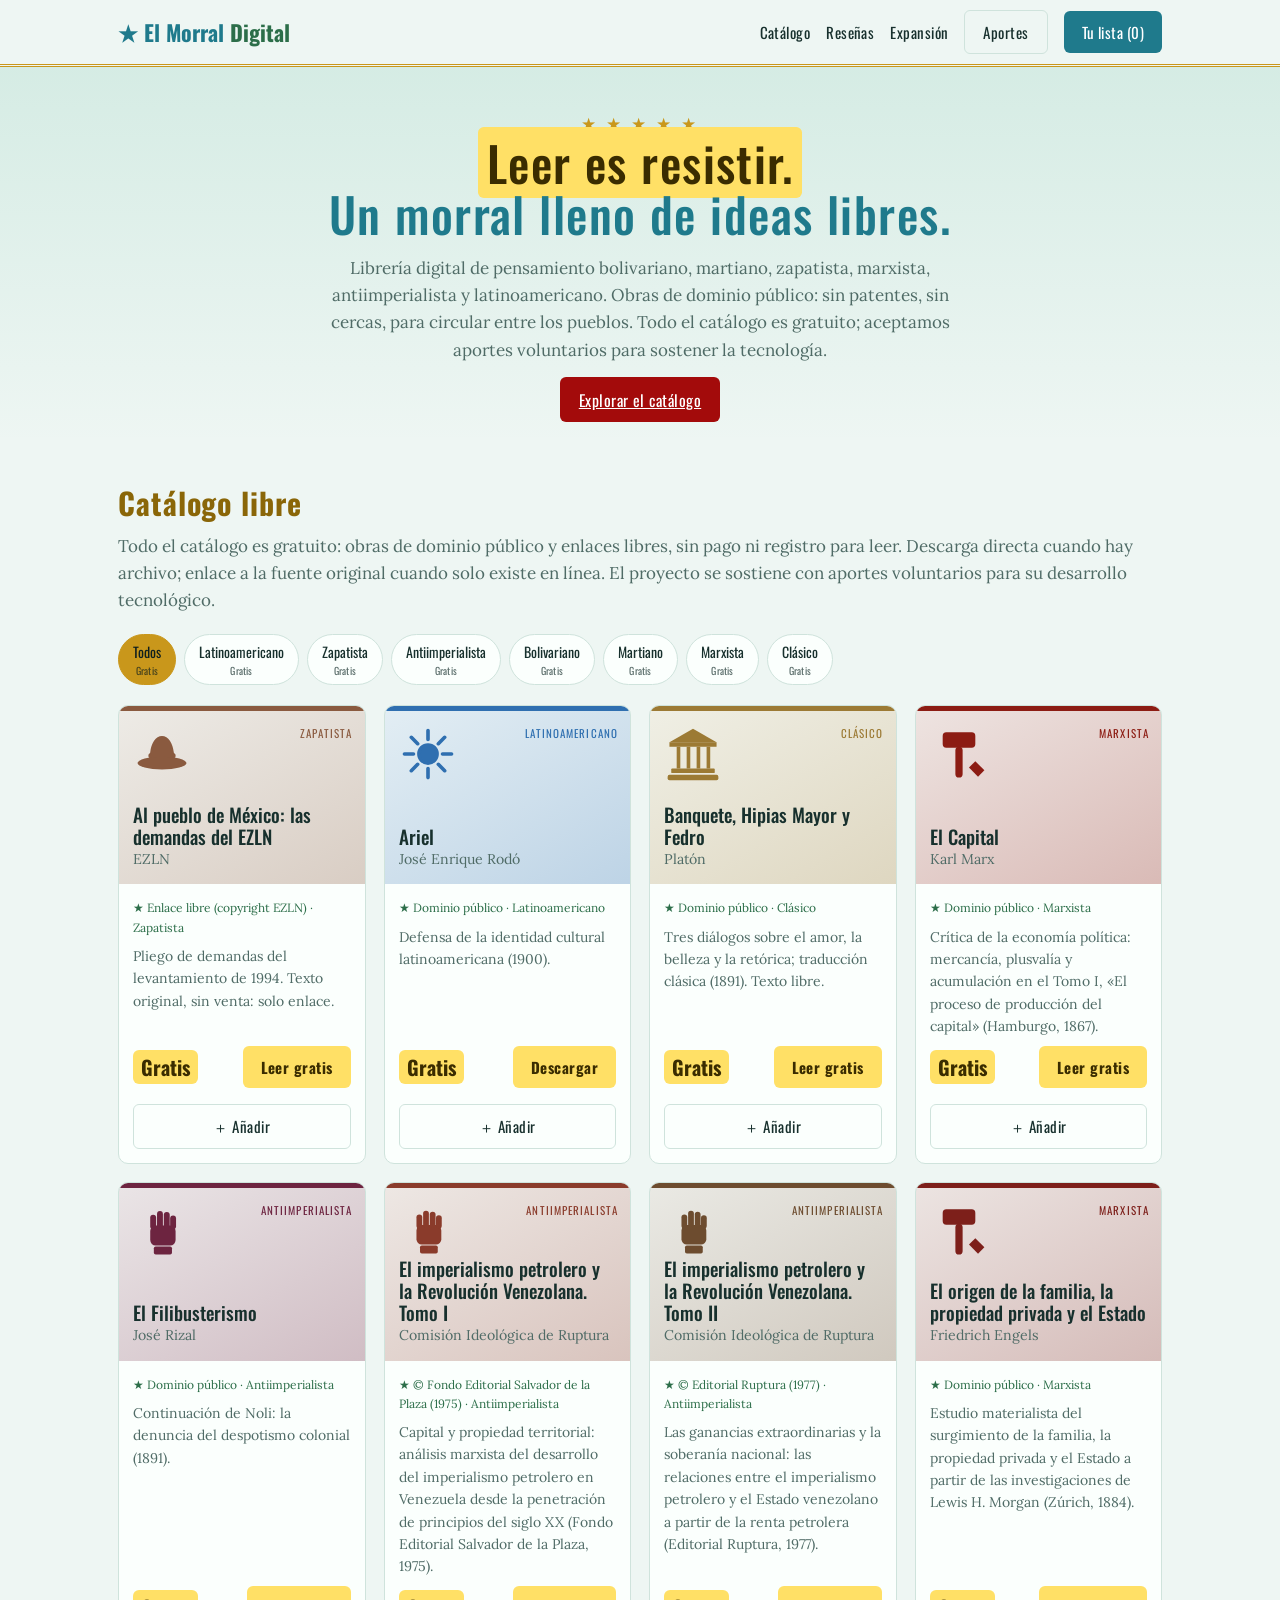
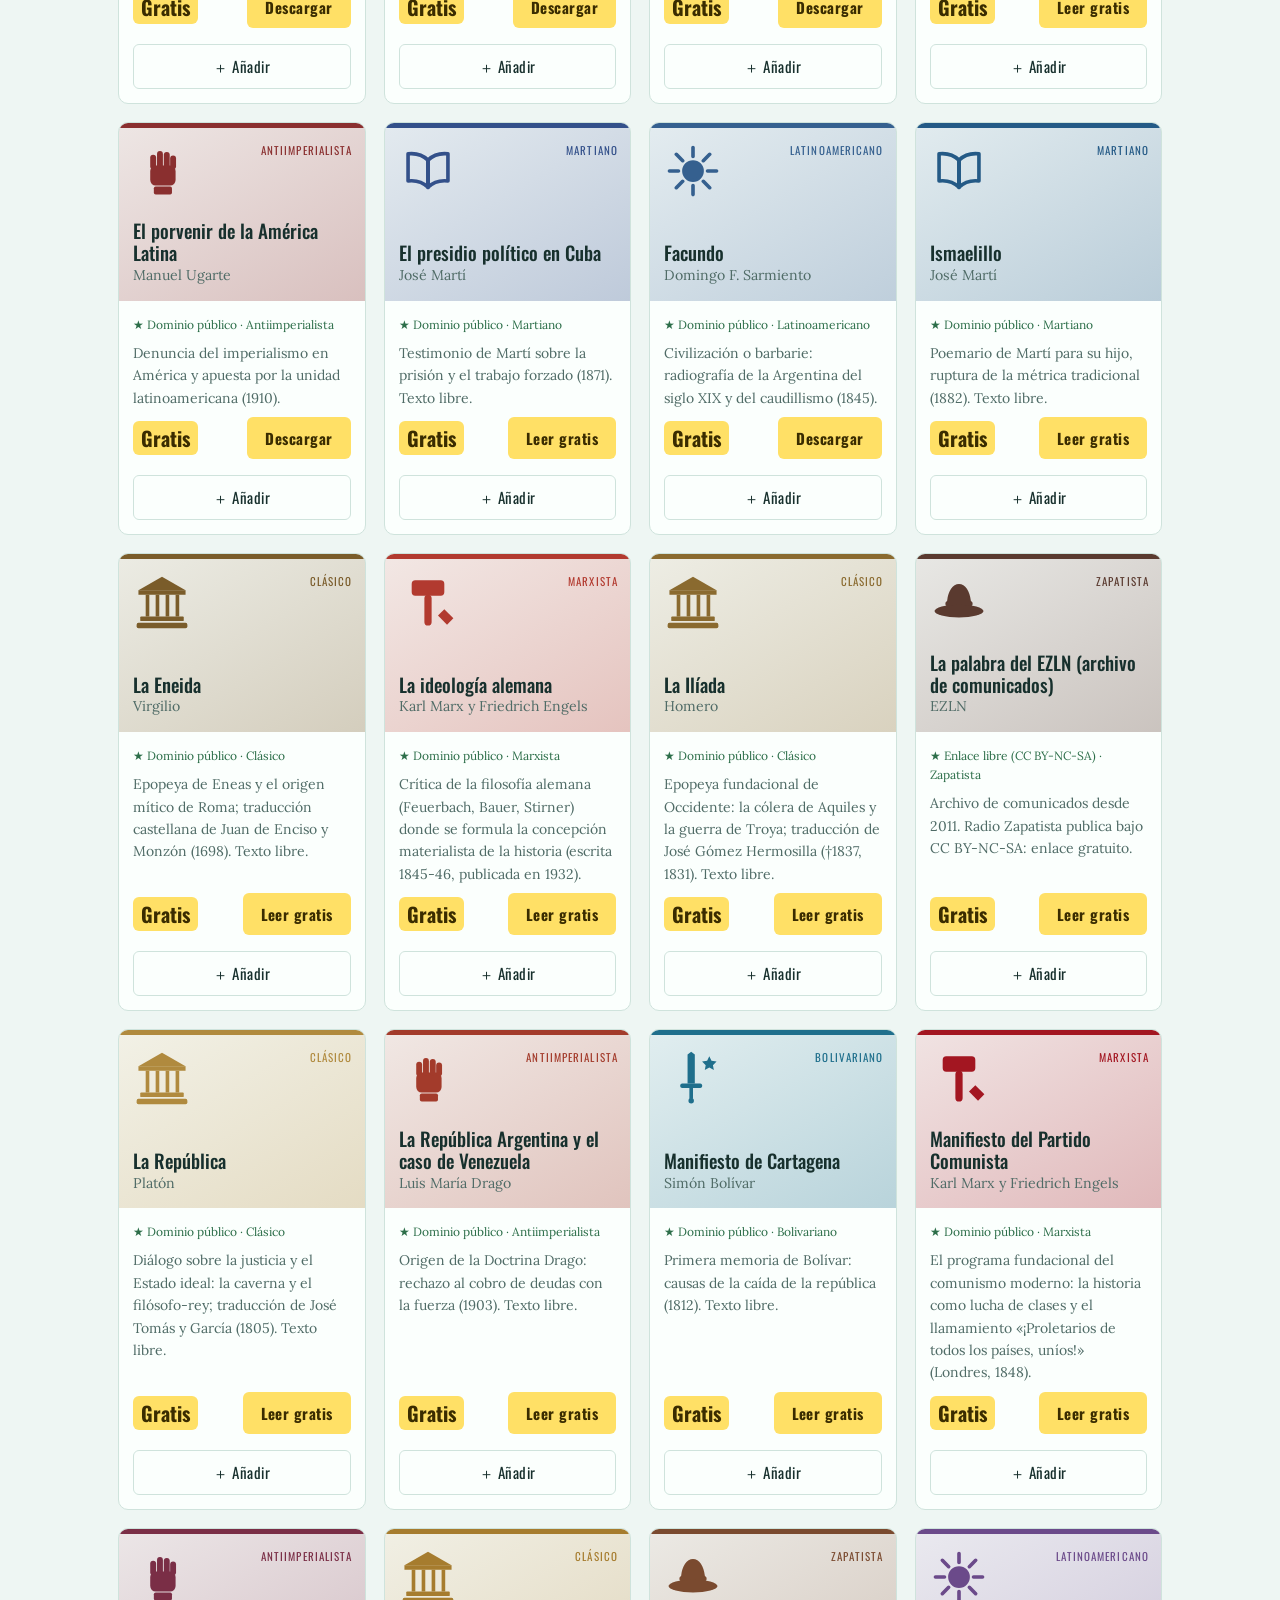
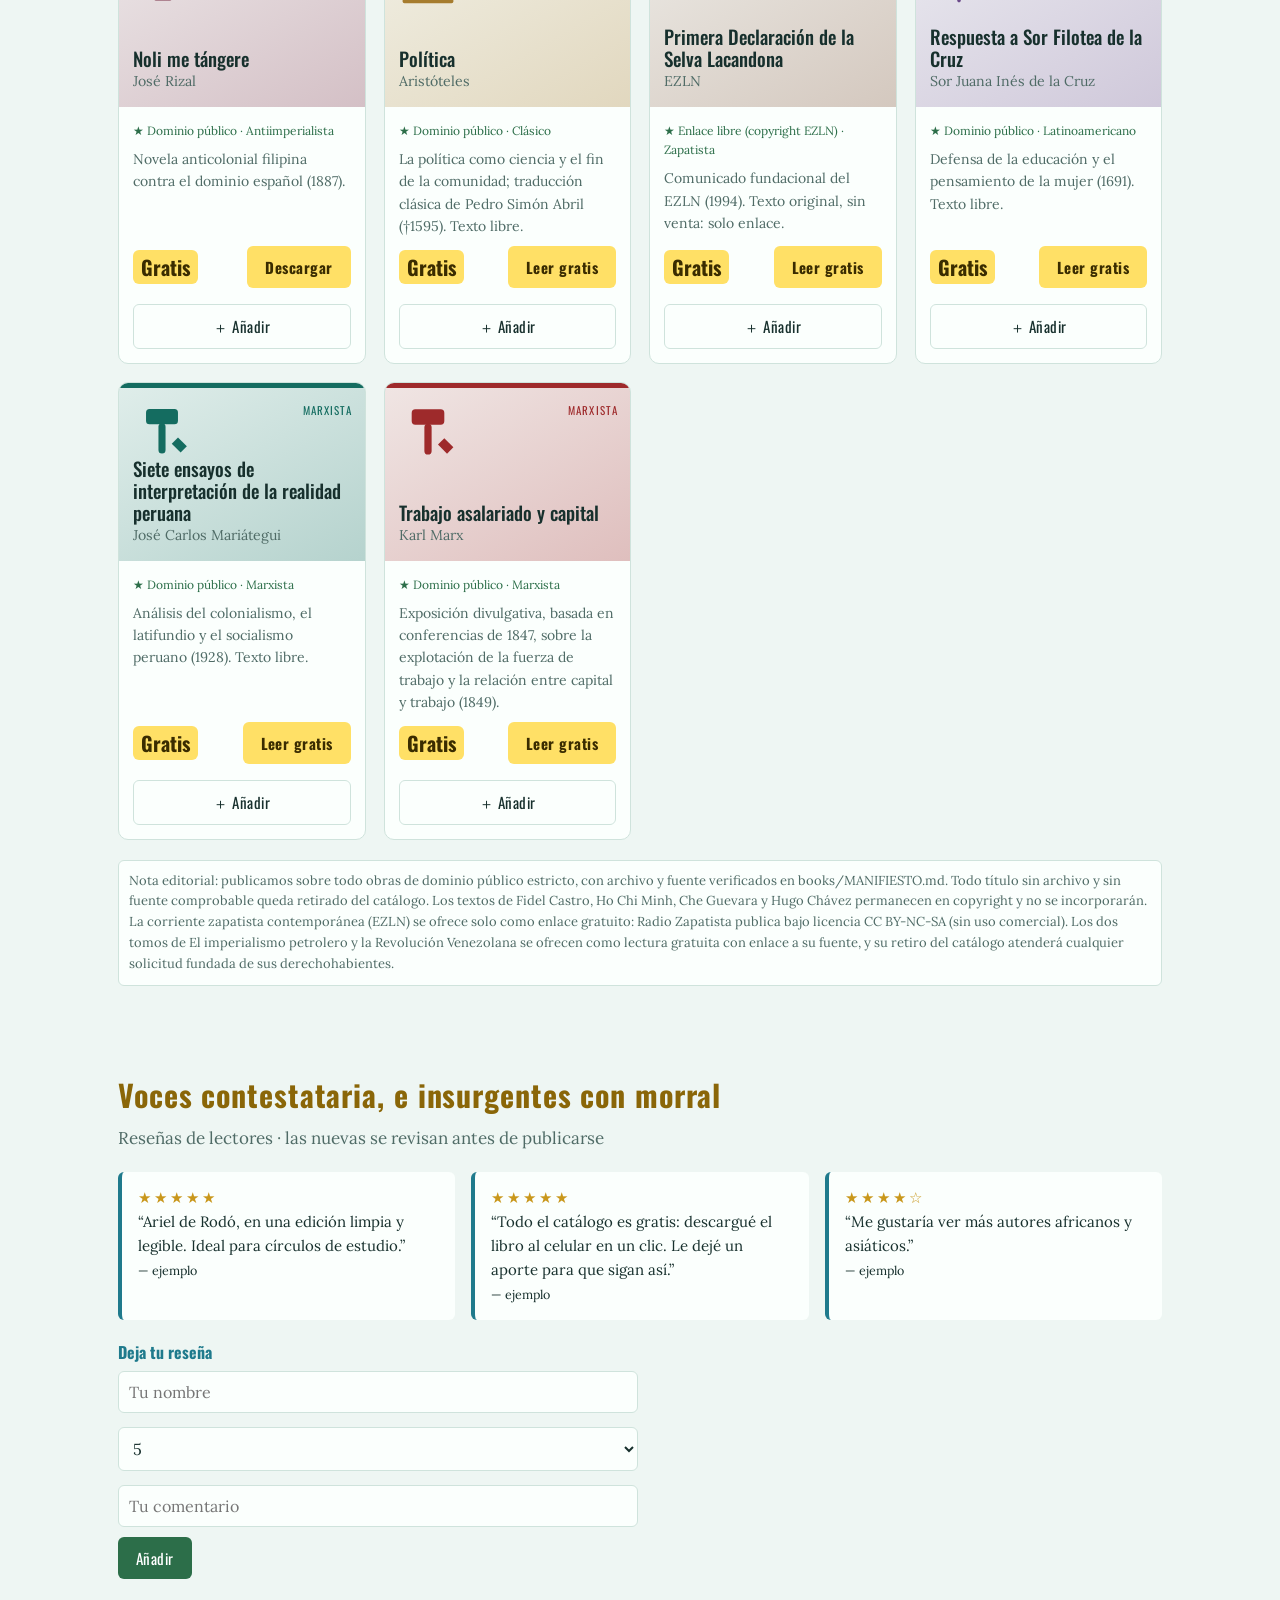
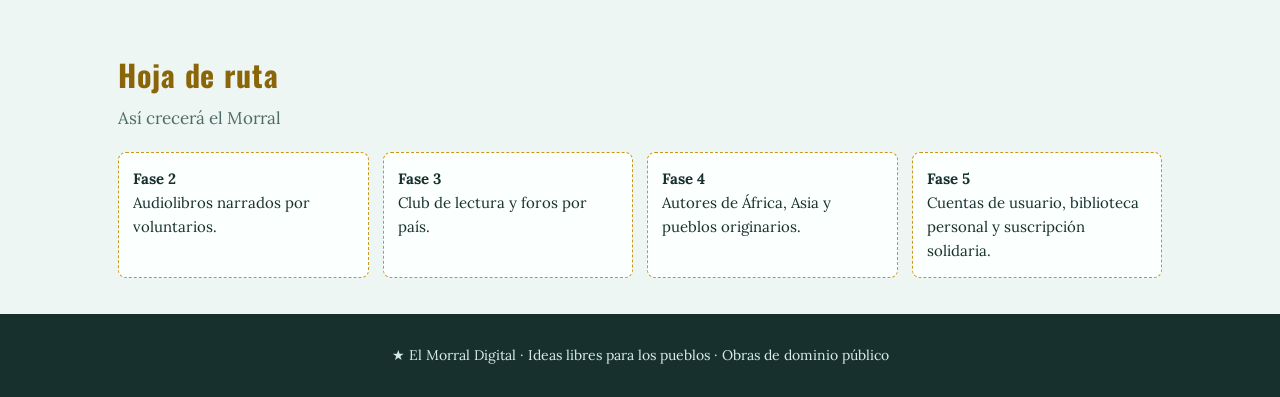
<file: index.html>
<!DOCTYPE html>
<html lang="es"><head><meta charset="utf-8">
<meta name="viewport" content="width=device-width, initial-scale=1, viewport-fit=cover">
<meta name="referrer" content="no-referrer">
<title>El Morral Digital — Libros libres para los pueblos</title>
<link rel="preconnect" href="https://fonts.googleapis.com">
<link rel="preconnect" href="https://fonts.gstatic.com" crossorigin>
<link href="https://fonts.googleapis.com/css2?family=Lora:wght@400;600&family=Oswald:wght@500;700&display=swap" rel="stylesheet" referrerpolicy="no-referrer">
<link rel="stylesheet" href="assets/css/styles.css?v=43"></head><body>
<header><div class="wrap"><a class="logo" href="#" id="brand">★ El Morral <span>Digital</span></a>
<nav><a id="nav-catalogo" href="#catalogo">Catálogo</a><a id="nav-resenas" href="#resenas">Reseñas</a><a id="nav-expansion" href="#expansion">Expansión</a>
<button class="btn ghost" onclick="openAportes()">Aportes</button>
<button class="btn" onclick="openCart()">Tu lista (<span id="cnt">0</span>)</button></nav></div></header>

<div class="hero"><div class="wrap">
<div class="stars">★ ★ ★ ★ ★</div>
<h1 id="hero-title">Leer es resistir.<br>Un morral lleno de ideas libres.</h1>
<p id="hero-intro">Librería digital de pensamiento bolivariano, martiano, zapatista, marxista, antiimperialista y latinoamericano. Obras de dominio público: sin patentes, sin cercas, para circular entre los pueblos.</p>
<a class="btn hero-cta" href="#catalogo">Explorar el catálogo</a></div></div>

<section id="catalogo"><div class="wrap">
<h2 id="cat-title">Catálogo libre</h2><p class="sub" id="cat-sub">Todo el catálogo es gratuito: obras de dominio público y enlaces libres, sin pago ni registro para leer. Descarga directa cuando hay archivo; enlace a la fuente original cuando solo existe en línea.</p>
<div class="filters" id="filters"></div><div class="grid" id="grid"></div>
<p class="note" id="cat-note" style="margin-top:20px">Nota editorial: solo publicamos obras de dominio público estricto, con archivo y fuente verificados en <b>books/MANIFIESTO.md</b>. Todo título sin archivo y sin fuente comprobable queda retirado del catálogo. Los textos de Fidel Castro, Ho Chi Minh, Che Guevara y Hugo Chávez permanecen en copyright y no se incorporarán. La corriente zapatista contemporánea (EZLN) se ofrece solo como enlace gratuito: Radio Zapatista publica bajo licencia CC BY-NC-SA (sin uso comercial).</p>
</div></section>

<section id="resenas"><div class="wrap"><h2 id="rev-title">Voces contestataria, e insurgentes con morral</h2><p class="sub" id="rev-sub">Reseñas de lectores · las nuevas se revisan antes de publicarse</p>
<div class="rev">
<div class="q"><span class="stars">★★★★★</span><br>“Ariel de Rodó, en una edición limpia y legible. Ideal para círculos de estudio.” <br><small>— ejemplo</small></div>
<div class="q"><span class="stars">★★★★★</span><br>“Todo el catálogo es gratis: descargué el libro al celular en un clic. Le dejé un aporte para que sigan así.” <br><small>— ejemplo</small></div>
<div class="q"><span class="stars">★★★★☆</span><br>“Me gustaría ver más autores africanos y asiáticos.” <br><small>— ejemplo</small></div>
</div>
<form onsubmit="addRev(event)" style="margin-top:20px;max-width:520px"><b class="logo" style="font-size:16px">Deja tu reseña</b>
<input id="rn" placeholder="Tu nombre" required><select id="rs"><option>5</option><option>4</option><option>3</option><option>2</option><option>1</option></select>
<input id="rt" placeholder="Tu comentario" required><button class="btn alt">Añadir</button></form>
</div></section>

<section id="expansion"><div class="wrap"><h2 id="exp-title">Hoja de ruta</h2><p class="sub" id="exp-sub">Así crecerá el Morral</p>
<div class="road"><div><b>Fase 2</b><br>Audiolibros narrados por voluntarios.</div>
<div><b>Fase 3</b><br>Club de lectura y foros por país.</div>
<div><b>Fase 4</b><br>Autores de África, Asia y pueblos originarios.</div>
<div><b>Fase 5</b><br>Cuentas de usuario, biblioteca personal y suscripción solidaria.</div></div></div></section>

<footer><div class="wrap" id="foot">★ El Morral Digital · Ideas libres para los pueblos · Obras de dominio público</div></footer>

<div class="over" id="cart" onclick="if(event.target===this)closeAll()"><div class="panel" role="dialog" aria-modal="true" aria-labelledby="morral-title">
<div class="row"><h2 id="morral-title">Tu lista de descargas</h2><button class="btn ghost" onclick="closeAll()">Cerrar</button></div>
<div id="items"></div>
<button class="btn alt" style="width:100%" onclick="openAportes()">Hacer un aporte</button>
<button class="btn ghost" style="width:100%;margin-top:8px" onclick="closeAll()">Seguir leyendo</button></div></div>

<div class="over" id="pay" onclick="if(event.target===this)closeAll()"><div class="panel modal" id="pm" role="dialog" aria-modal="true" aria-label="Aportes voluntarios y descargas"></div></div>

<script src="assets/js/config.js?v=43"></script>
<script src="assets/js/data.js?v=43"></script>
<script src="assets/js/app.js?v=43"></script></body></html>
</file>
<file: assets/css/styles.css>
:root{--bg:#eef6f3;--card:#fbfffd;--ink:#17302d;--mut:#4f6b66;--red:#1f7a8c;--gold:#c9971b;--oro:#8a6608;--green:#2c6e49;--pollo:#ffe066;--sangre:#a30b0b;--line:#cfe3dc;box-sizing:border-box;padding-top:env(safe-area-inset-top,0px);padding-bottom:env(safe-area-inset-bottom,0px);color-scheme:light}
@media(prefers-color-scheme:dark){:root:not([data-theme="light"]){--bg:#0f1f1e;--card:#162b29;--ink:#e4f3ee;--mut:#9bbdb5;--red:#2a9bb0;--gold:#e9c14d;--oro:#f2d071;--green:#7fcf9f;--pollo:#ffe27a;--sangre:#c62b2b;--line:#264240;color-scheme:dark}}
:root[data-theme="dark"]{--bg:#0f1f1e;--card:#162b29;--ink:#e4f3ee;--mut:#9bbdb5;--red:#2a9bb0;--gold:#e9c14d;--oro:#f2d071;--green:#7fcf9f;--pollo:#ffe27a;--sangre:#c62b2b;--line:#264240;color-scheme:dark}
*{box-sizing:border-box}html{scroll-padding-top:env(safe-area-inset-top,0px);scroll-behavior:smooth;touch-action:manipulation;-webkit-tap-highlight-color:rgba(31,122,140,.15)}
body{margin:0;background:var(--bg);color:var(--ink);font:17px/1.6 Lora,Georgia,serif}
h1,h2,h3,.btn,nav a{font-family:Oswald,Impact,sans-serif;letter-spacing:.03em}
.wrap{max-width:1080px;margin:auto;padding:0 18px}
header{position:sticky;top:env(safe-area-inset-top,0px);background:var(--bg);border-bottom:3px double var(--gold);z-index:5}
header .wrap{display:flex;align-items:center;justify-content:space-between;gap:10px;padding-top:10px;padding-bottom:10px}
.logo{font:700 22px Oswald,sans-serif;color:var(--red);text-decoration:none}.logo span{color:var(--green)}
nav{display:flex;gap:16px;align-items:center;flex-wrap:wrap}nav a{color:var(--ink);text-decoration:none;font-size:15px}
.btn{background:var(--red);color:#fff;border:0;border-radius:6px;padding:10px 18px;font-size:15px;cursor:pointer;transition:background .15s,transform .1s}
.btn:hover{filter:brightness(1.08)}
.btn:active{transform:scale(.97)}
.btn:focus-visible,.chip:focus-visible,nav a:focus-visible,a:focus-visible,input:focus-visible,select:focus-visible{outline:2px solid var(--gold);outline-offset:2px}
@media(prefers-reduced-motion:reduce){html{scroll-behavior:auto}*{transition:none!important;animation:none!important}}
.btn.alt{background:var(--green)}.btn.ghost{background:none;color:var(--ink);border:1px solid var(--line)}
.btn.comprar{background:var(--pollo);color:#3a2c00;font-weight:700}
.btn.gratis{background:var(--pollo);color:#3a2c00;font-weight:700}
.btn.hero-cta{background:var(--sangre);font-size:calc(15px*1.05);padding:calc(10px*1.05) calc(18px*1.05)}
.hero{padding:44px 0 28px;text-align:center;background:linear-gradient(180deg,rgba(63,174,138,.14),transparent)}
.hero h1{font-weight:500;font-size:clamp(28px,5.5vw,48px);margin:0;line-height:1.05;color:var(--red)}
.hero h1 .resaltado{background:var(--pollo);color:#3a2c00;padding:0 .18em;border-radius:.12em;-webkit-box-decoration-break:clone;box-decoration-break:clone}
.hero p{max-width:640px;margin:16px auto 24px;color:var(--mut)}
.stars{color:var(--gold);letter-spacing:3px}
section{padding:36px 0}h2{font-size:30px;margin:0 0 6px;color:var(--oro)}
.sub{color:var(--mut);margin:0 0 20px}
.filters{display:flex;gap:8px;flex-wrap:wrap;margin-bottom:20px}
.chip{border:1px solid var(--line);background:var(--card);color:var(--ink);padding:6px 14px;border-radius:99px;cursor:pointer;font:14px Oswald,sans-serif}
.chip.on{background:var(--gold);color:#0f1f1e;border-color:var(--gold)}
.chip small{display:block;font-size:10px;opacity:.7;margin-top:1px;letter-spacing:.2px}
.grid{display:grid;grid-template-columns:repeat(auto-fill,minmax(230px,1fr));gap:18px}
.book{background:var(--card);border:1px solid var(--line);border-radius:10px;overflow:hidden;display:flex;flex-direction:column}
.cover{height:178px;padding:14px;color:var(--ink);position:relative;overflow:hidden;display:flex;flex-direction:column;justify-content:flex-end;font-family:Oswald,sans-serif}
.cover b{font-size:19px;font-weight:500;line-height:1.15}.cover small{color:var(--mut);font-family:Lora,serif}.ic{width:58px;height:58px;color:var(--c);margin-bottom:auto}.cb{position:absolute;top:14px;right:12px;font:11px Oswald,sans-serif;letter-spacing:.1em;text-transform:uppercase;color:var(--c)}
.bb{padding:14px;display:flex;flex-direction:column;gap:8px;flex:1}.bb p{margin:0;font-size:14px;color:var(--mut);flex:1}
.row{display:flex;justify-content:space-between;align-items:center}.price{font:700 20px Oswald,sans-serif;color:var(--red)}
.price.gratis{background:var(--pollo);color:#3a2c00;padding:2px 8px;border-radius:6px}
.tag{font-size:12px;color:var(--green)}
.rev{display:grid;grid-template-columns:repeat(auto-fit,minmax(250px,1fr));gap:16px}
.q{background:var(--card);border-left:4px solid var(--red);padding:14px 16px;border-radius:6px;font-size:15px}
.road{display:grid;grid-template-columns:repeat(auto-fit,minmax(220px,1fr));gap:14px}
.road div{background:var(--card);border:1px dashed var(--gold);padding:14px;border-radius:8px;font-size:15px}
footer{background:#17302d;color:#d8ece5;padding:30px 0;font-size:14px;text-align:center}
.over{position:fixed;inset:0;background:rgba(0,0,0,.55);display:none;z-index:20;justify-content:flex-end;overscroll-behavior:contain}
.over.show{display:flex}
.panel{background:var(--bg);width:min(440px,100%);height:100%;overflow:auto;padding:20px;padding-top:calc(20px + env(safe-area-inset-top,0px))}
.modal{margin:auto;width:min(480px,94%);height:auto;max-height:92%;border-radius:12px}
.item{display:flex;justify-content:space-between;gap:8px;padding:8px 0;border-bottom:1px solid var(--line);font-size:15px;min-width:0}
.item span:first-child{min-width:0;word-break:break-word}
input,select{width:100%;padding:10px;margin:4px 0 10px;border:1px solid var(--line);border-radius:6px;background:var(--card);color:var(--ink);font:16px Lora,serif}
.tabs{display:flex;gap:6px;flex-wrap:wrap;margin-bottom:12px}
.note{font-size:13px;color:var(--mut);background:var(--card);padding:10px;border-radius:6px;border:1px solid var(--line)}
.pm-data{display:flex;flex-direction:column;gap:6px;margin:10px 0}
.pm-row{display:flex;align-items:center;gap:8px;background:var(--card);border:1px solid var(--line);border-radius:6px;padding:8px 10px;font-size:15px}
.pm-row span{color:var(--mut);flex:0 0 82px}
.pm-row b{flex:1;word-break:break-word}
.btn.cpy{padding:4px 10px;font-size:12px;line-height:1}
.btn.wa{background:#25d366;color:#08301a;font-weight:700;margin-top:10px}
.pm-qr{display:block;margin:10px auto;max-width:190px;width:100%;border-radius:8px;border:1px solid var(--line);background:#fff;padding:8px}
</file>
